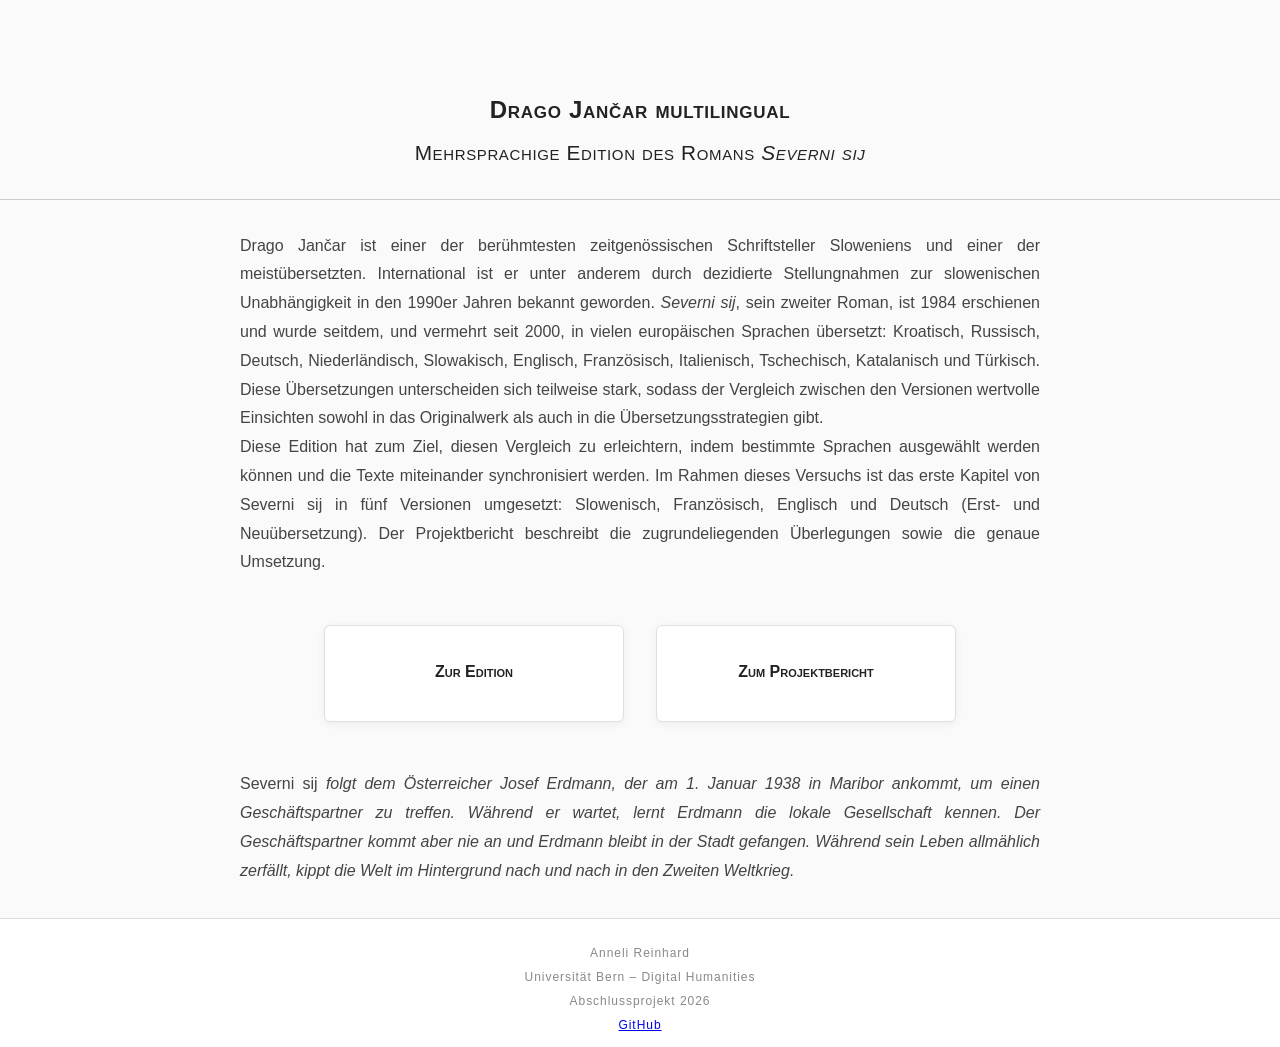
<file: index.html>
<!DOCTYPE html>
<html lang="de">

<head>
    <meta charset="UTF-8">
    <title>Drago Jančar multilingual – Willkommen</title>
    <link rel="stylesheet" href="css/home.css">
</head>

<body>

    <header>
        <h1>Drago Jančar multilingual</h1>
        <h2>Mehrsprachige Edition des Romans <em>Severni sij</em></h2>
    </header>

    <main>
        <div class="page-content">
            <p>
                Drago Jančar ist einer der berühmtesten zeitgenössischen Schriftsteller Sloweniens und einer der
                meistübersetzten. International ist er unter anderem durch dezidierte Stellungnahmen zur slowenischen
                Unabhängigkeit in den 1990er Jahren bekannt geworden. <em>Severni sij</em>, sein zweiter Roman, ist 1984
                erschienen und wurde seitdem, und vermehrt seit 2000, in vielen europäischen Sprachen
                übersetzt: Kroatisch, Russisch, Deutsch, Niederländisch, Slowakisch, Englisch, Französisch, Italienisch,
                Tschechisch, Katalanisch und Türkisch. Diese Übersetzungen unterscheiden sich teilweise stark, sodass
                der Vergleich zwischen den Versionen wertvolle Einsichten sowohl in das Originalwerk als auch in die
                Übersetzungsstrategien gibt. <br>
                Diese Edition hat zum Ziel, diesen Vergleich zu erleichtern, indem bestimmte Sprachen ausgewählt werden
                können und die Texte miteinander synchronisiert werden. Im Rahmen dieses Versuchs ist das erste Kapitel
                von Severni sij in fünf Versionen umgesetzt: Slowenisch, Französisch, Englisch und Deutsch (Erst- und
                Neuübersetzung). Der Projektbericht beschreibt die zugrundeliegenden Überlegungen sowie die genaue
                Umsetzung.
            </p>
        </div>

        <nav id="home-nav">
            <div class="nav-card">
                <h2><a href="pages/edition.html">Zur Edition</a></h2>
                <p> </p> <!-- espace pour une brève description optionnelle-->
            </div>

            <div class="nav-card">
                <h2><a href="pages/report.html">Zum Projektbericht</a></h2>
                <p> </p> <!-- espace pour une brève description optionnelle-->
            </div>
        </nav>

        <div class="page-content">
            <p>
                Severni sij <em>folgt dem Österreicher Josef Erdmann, der am 1. Januar 1938 in Maribor
                ankommt, um einen Geschäftspartner zu treffen. Während er wartet, lernt Erdmann die lokale Gesellschaft
                kennen. Der Geschäftspartner kommt aber nie an und Erdmann bleibt in der Stadt gefangen. Während sein
                Leben allmählich zerfällt, kippt die Welt im Hintergrund nach und nach in den Zweiten Weltkrieg.</em>
            </p>
    </main>

    <footer>
        <p>Anneli Reinhard</p>
        <p>Universität Bern – Digital Humanities</p>
        <p>Abschlussprojekt 2026</p>
        <a href="https://github.com/annelireinhard/abschlussprojekt-DH">GitHub</a>
    </footer>

</body>

</html>
</file>
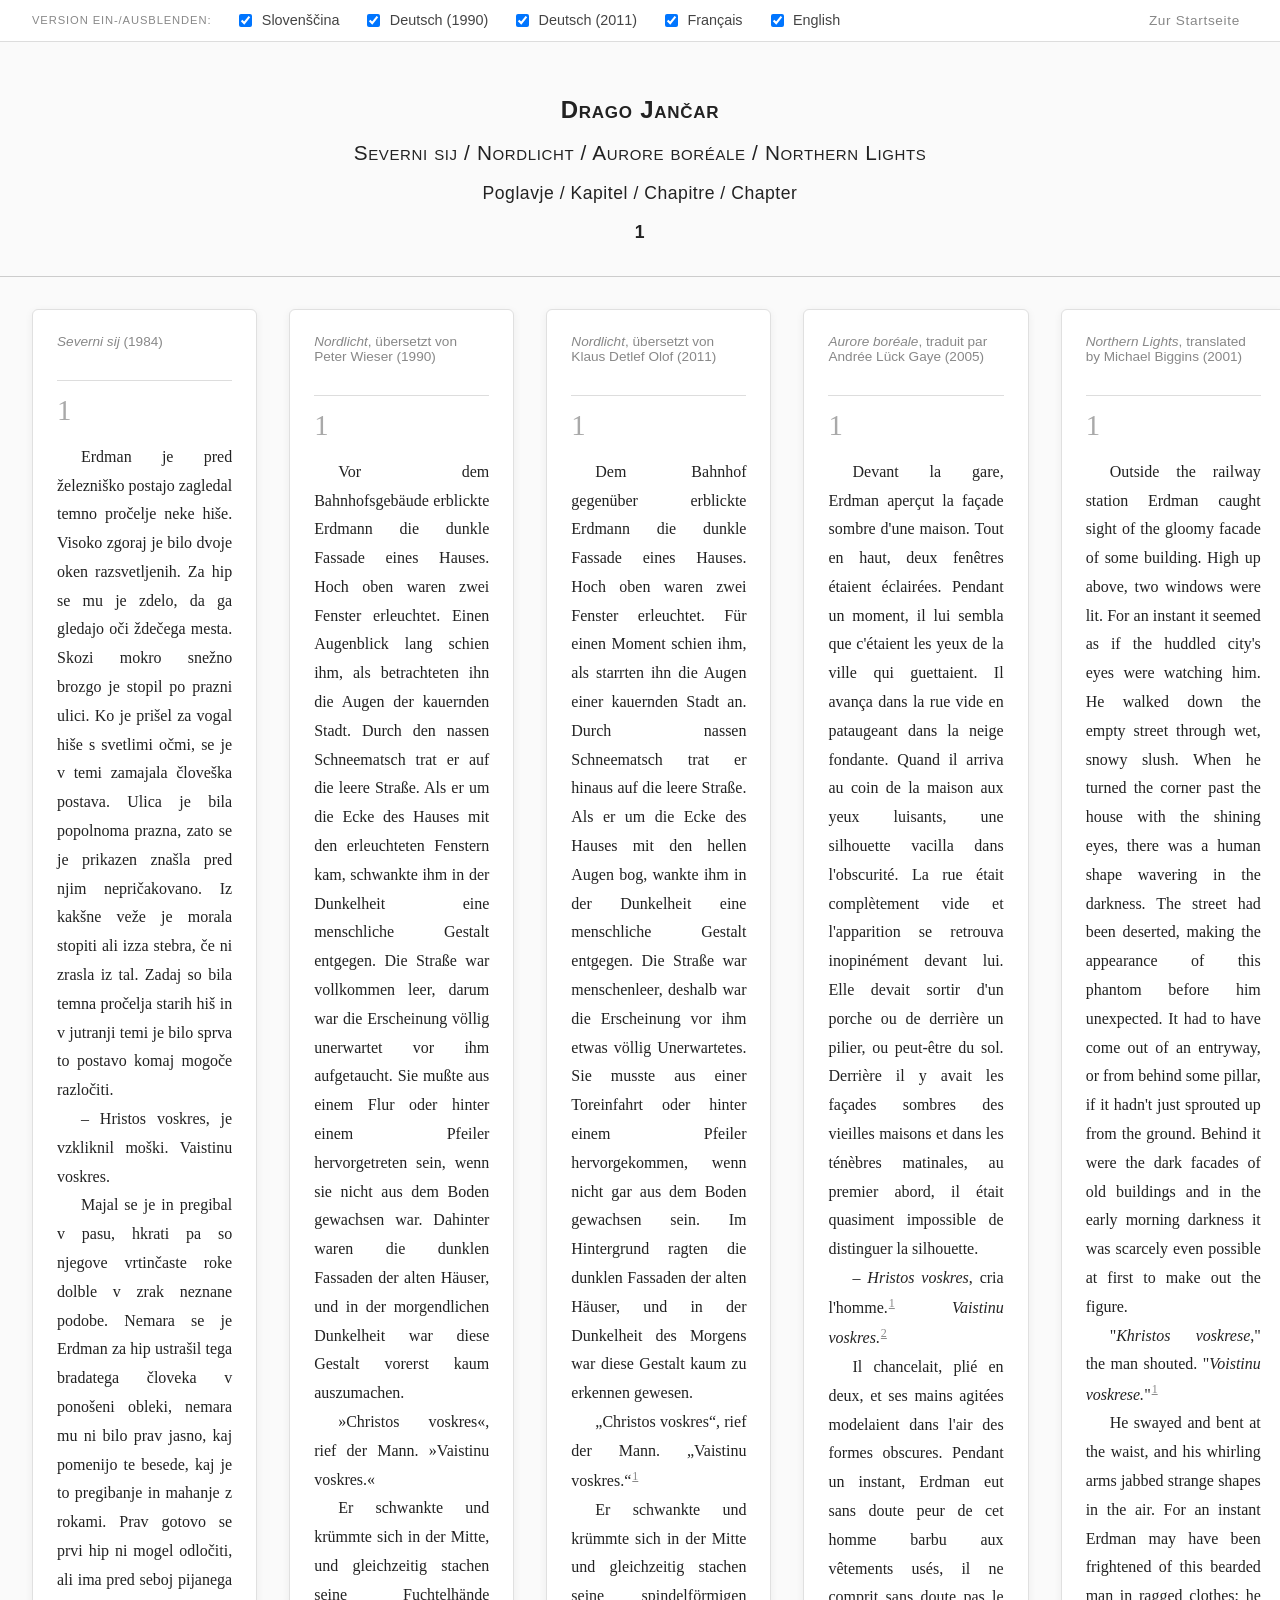
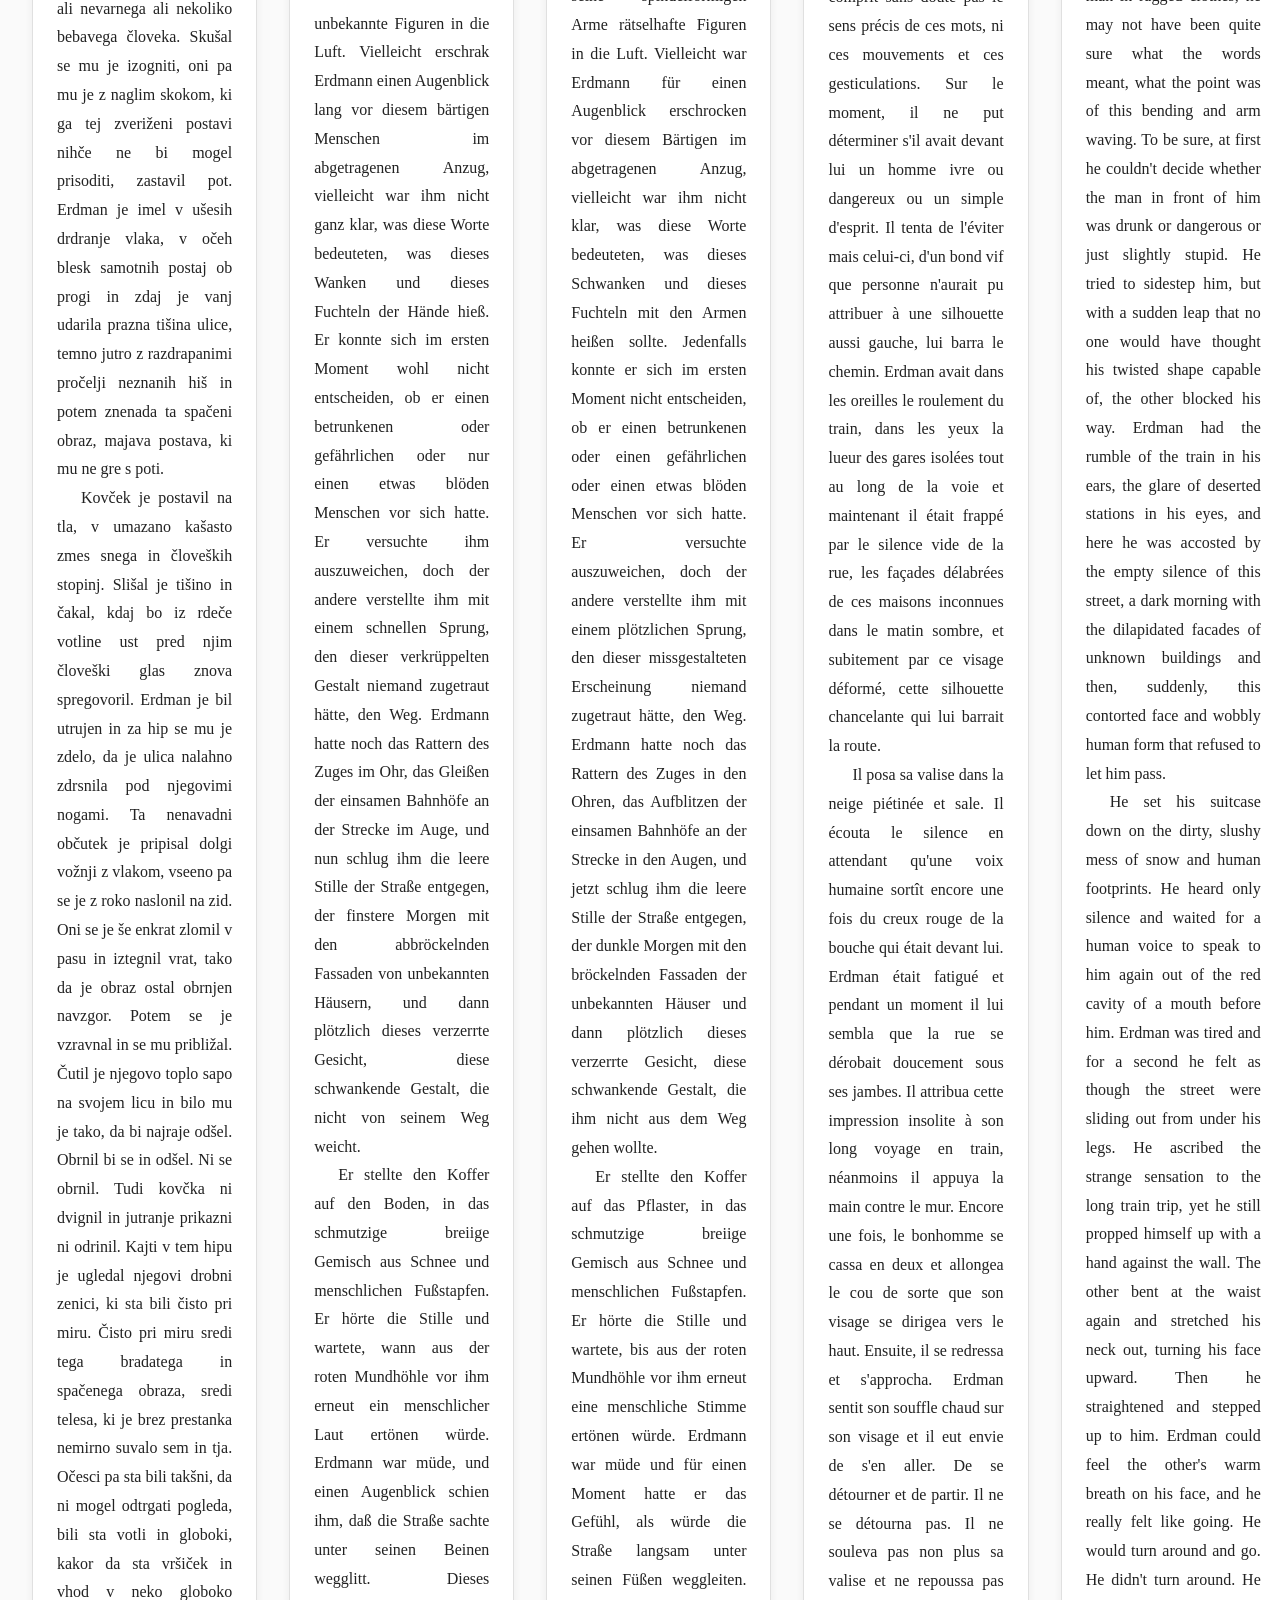
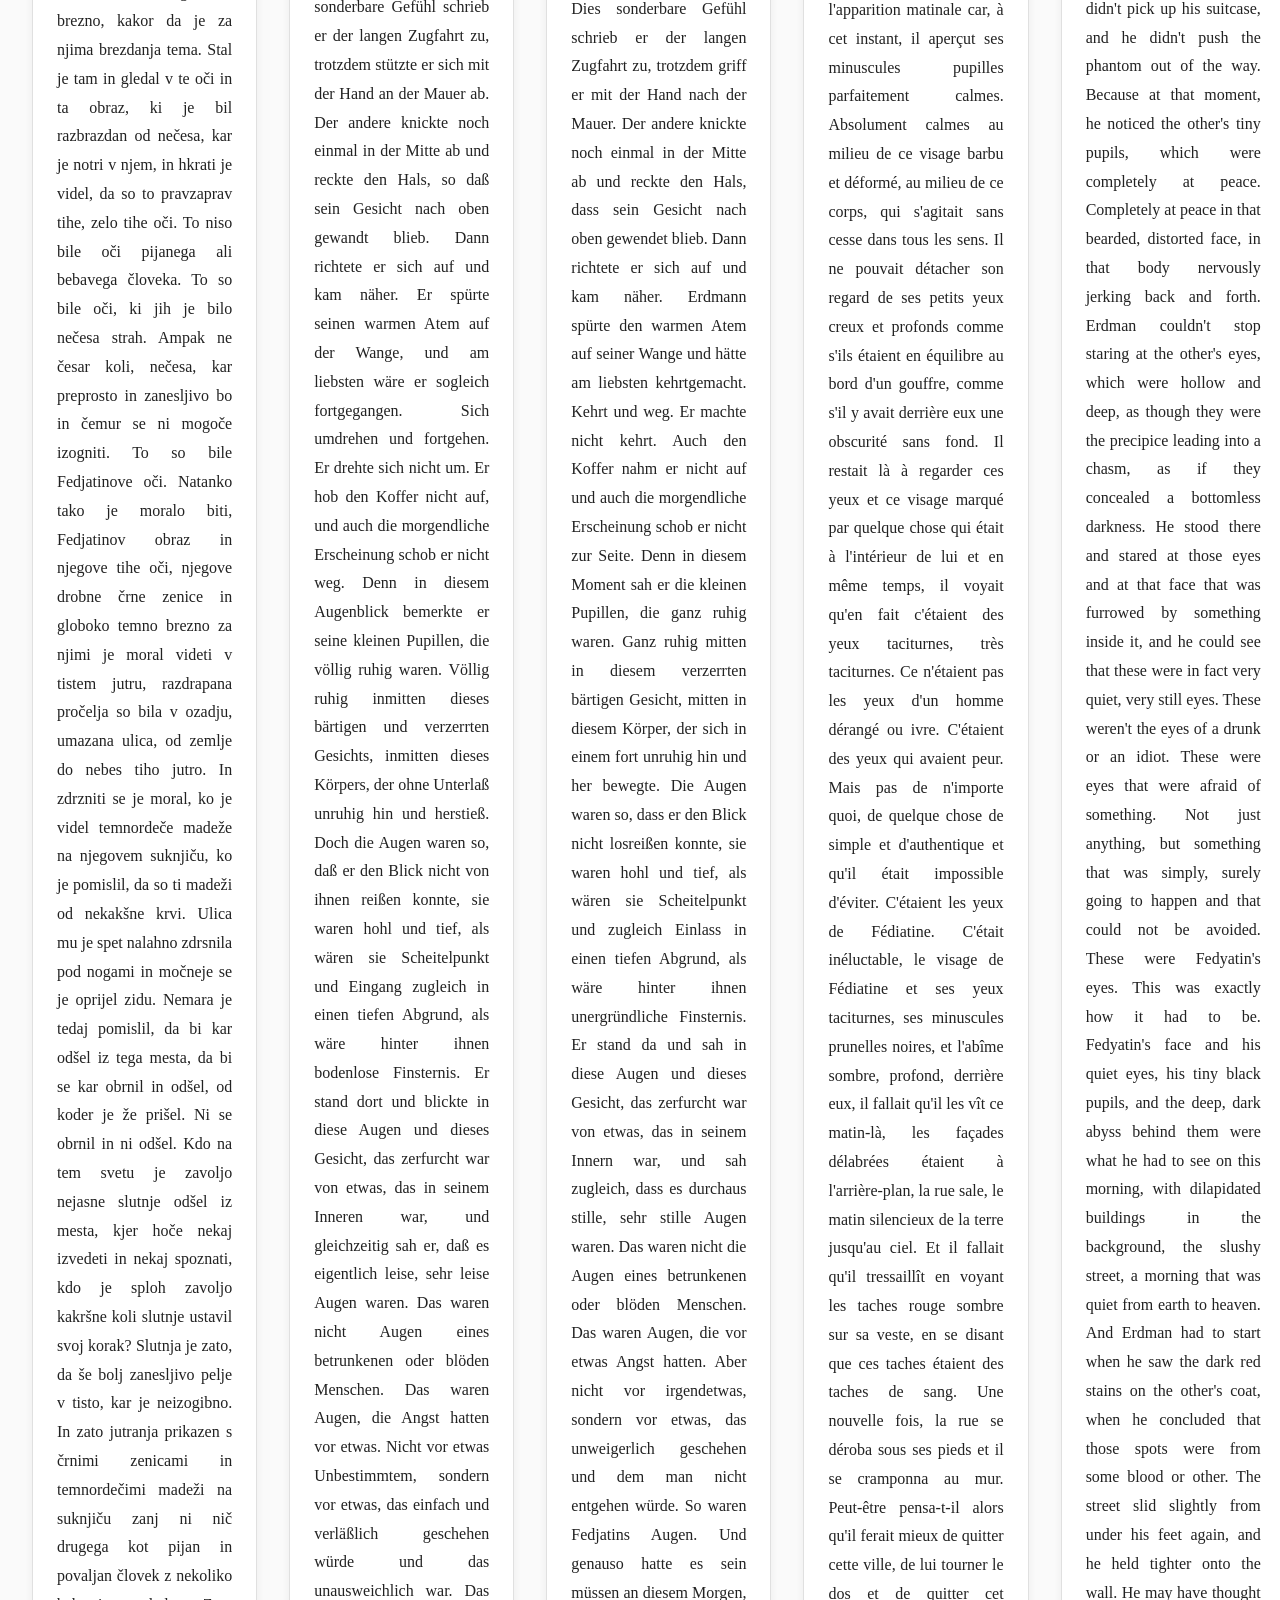
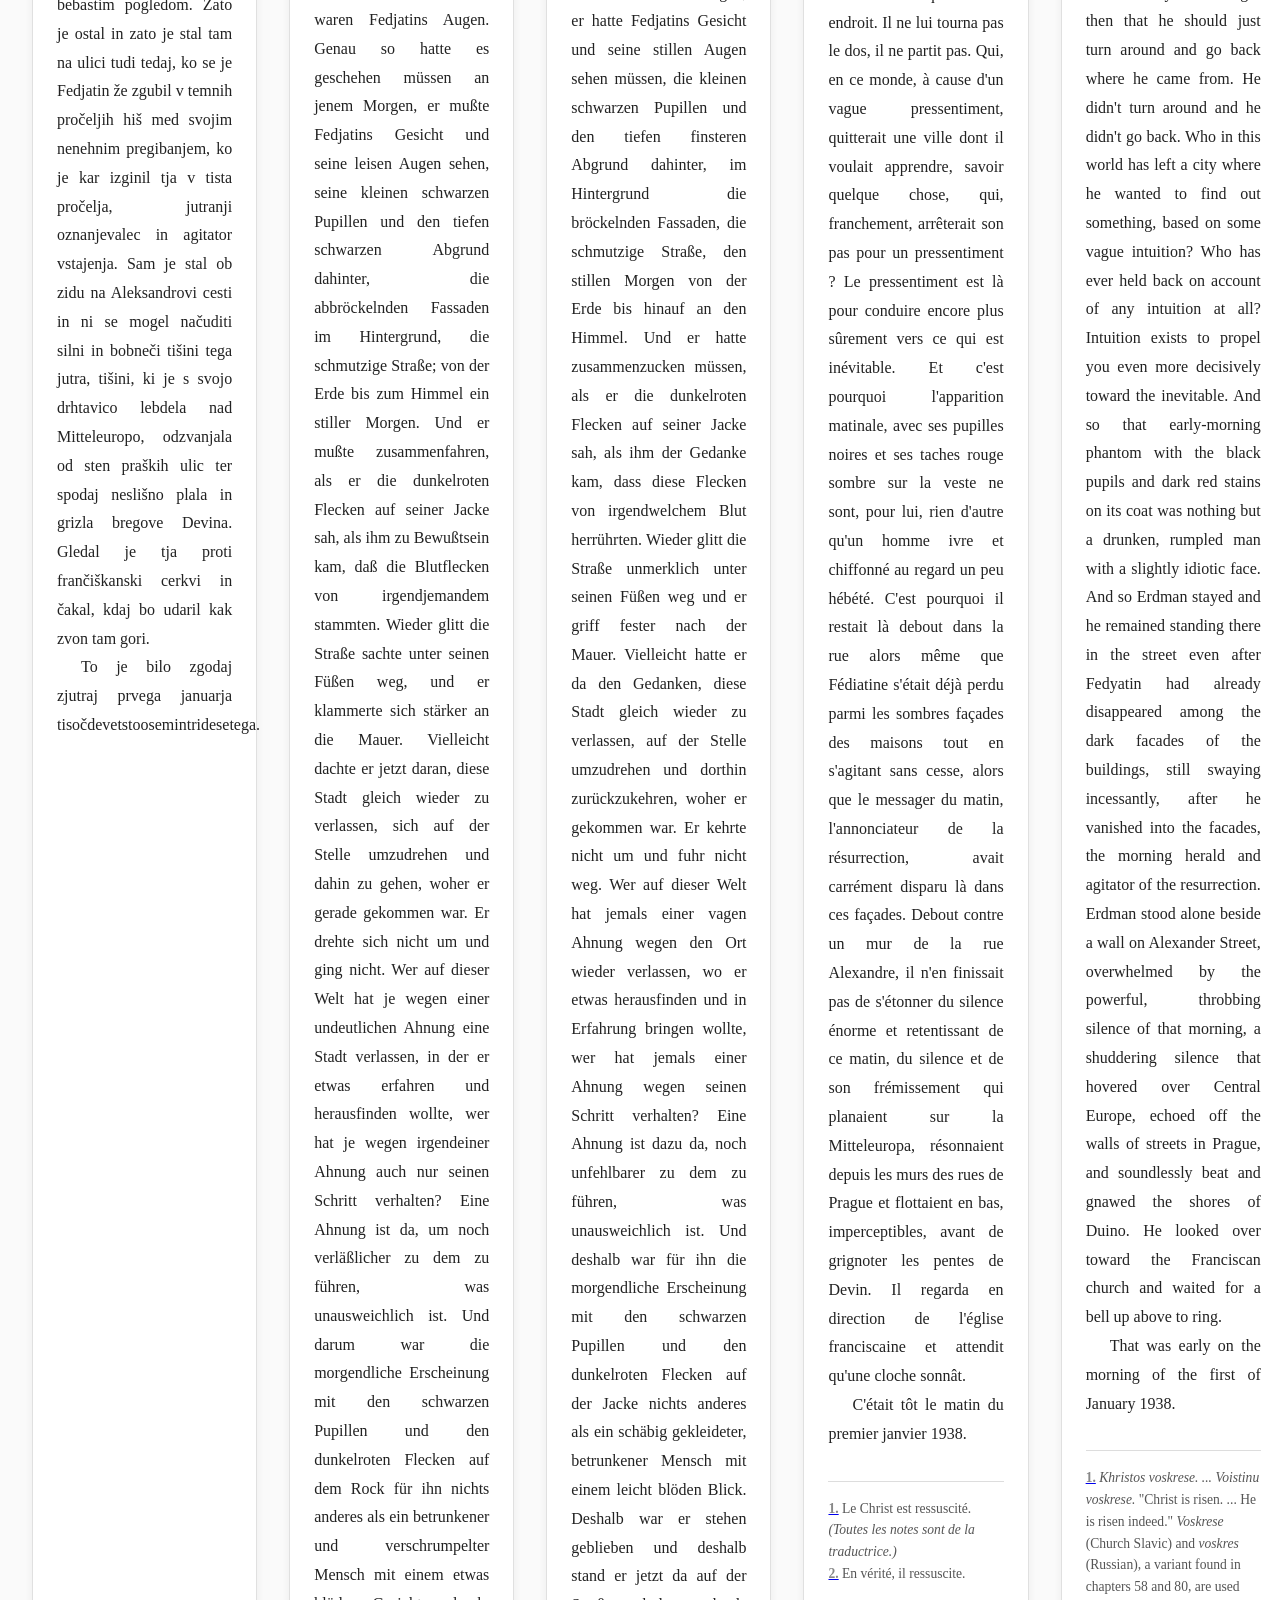
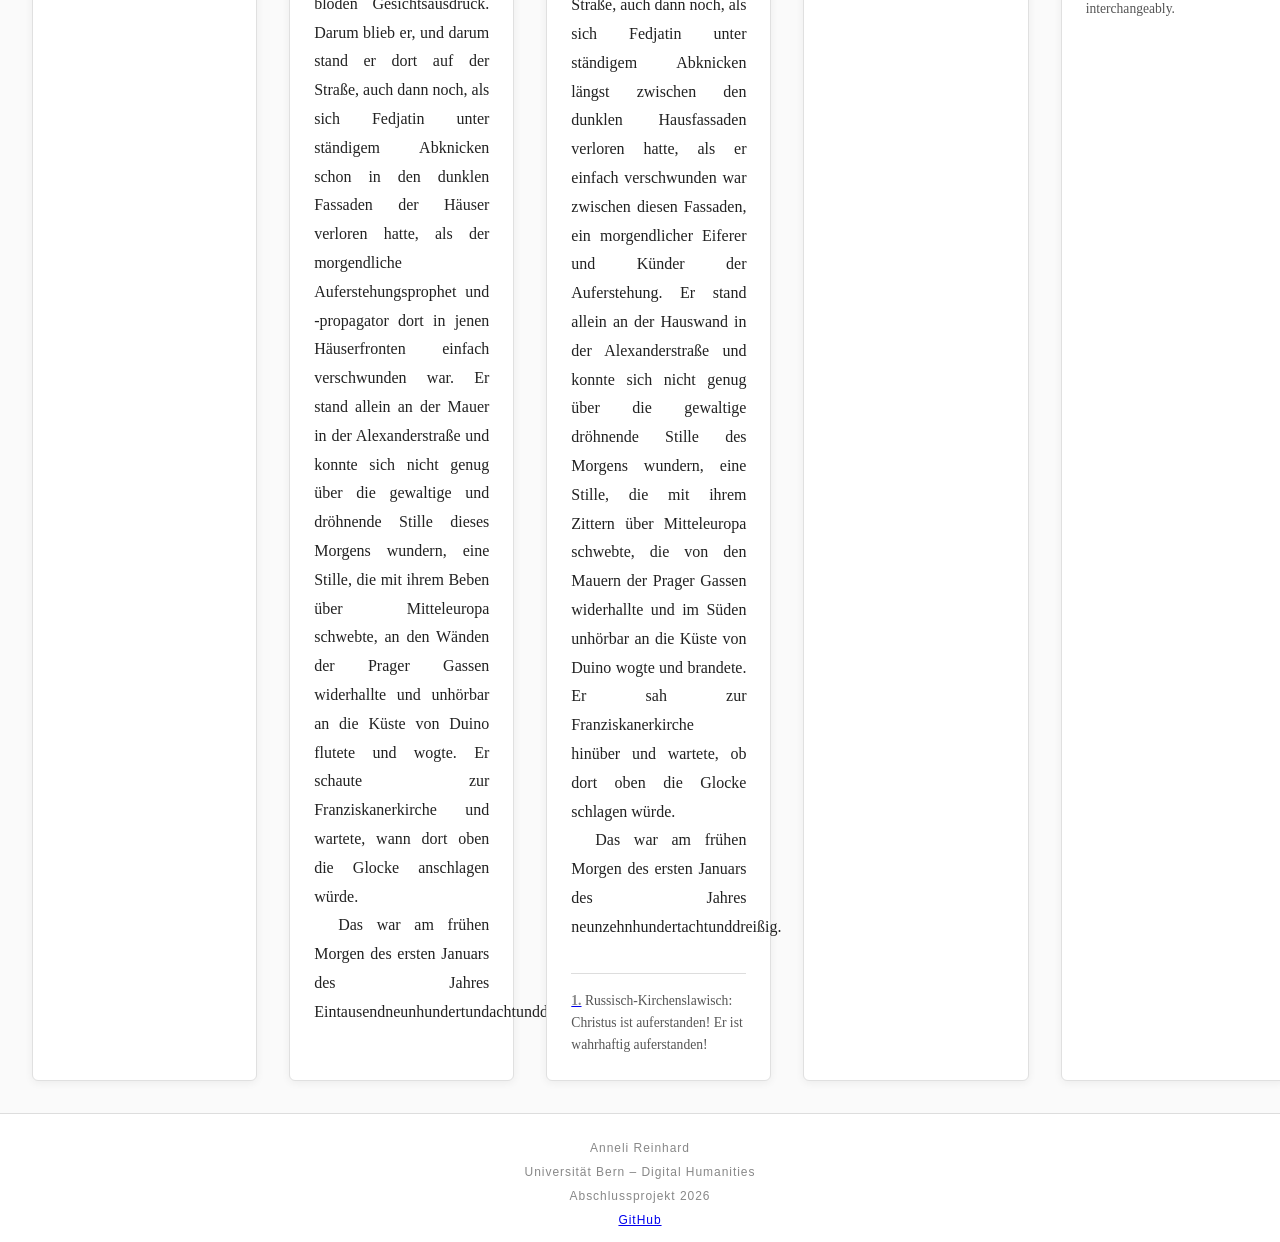
<file: pages/edition.html>
<!DOCTYPE html>
<html lang="mul">

<head> <!-- invisible (metadata) -->
    <meta charset="UTF-8"> <!-- = unicode -->
    <title>Drago Jančar multilingual – Edition</title>
    <link rel="stylesheet" href="../css/edition.css"> <!--Link to CSS file -->
</head>

<body> <!-- visible part -->

<!-- CONTROL PANEL -->

    <div id="control-panel">
        <span id="control-label">Version ein-/ausblenden:</span>
        <label>
            <input type="checkbox" id="check-sl" checked> Slovenščina
        </label>
        <label>
            <input type="checkbox" id="check-de-1990" checked> Deutsch (1990)
        </label>
        <label>
            <input type="checkbox" id="check-de-2011" checked> Deutsch (2011)
        </label>
        <label>
            <input type="checkbox" id="check-fr" checked> Français
        </label>
        <label>
            <input type="checkbox" id="check-en" checked> English
        </label>

        <a href="../index.html" class="home-btn">Zur Startseite</a>
    </div>

<!-- HEADER -->

    <header>
        <h1>Drago Jančar</h1>
        <h2>Severni sij / Nordlicht / Aurore boréale / Northern Lights</h2>
        <h3>Poglavje / Kapitel / Chapitre / Chapter</h3>
        <h3><strong>1</strong></h3>
    </header>

<!-- TEXT DISPLAY -->

    <main id="edition">

        <div class="column" id="column-sl" lang="sl">
            <div class="card-header">
                <div class="card-info"><em>Severni sij</em> (1984)</div><br>
                <hr class="card-separator">
                <div class="card-chapter">1</div>
            </div>
            <div class="text-content" id="text-sl"></div>
        </div>

        <div class="column" id="column-de-1990" lang="de">
            <div class="card-header">
                <div class="card-info"><em>Nordlicht</em>, übersetzt von Peter Wieser (1990)</div><br>
                <hr class="card-separator">
                <div class="card-chapter">1</div>
            </div>
            <div class="text-content" id="text-de-1990"></div>
        </div>

        <div class="column" id="column-de-2011" lang="de">
            <div class="card-header">
                <div class="card-info"><em>Nordlicht</em>, übersetzt von Klaus Detlef Olof (2011)</div><br>
                <hr class="card-separator">
                <div class="card-chapter">1</div>
            </div>
            <div class="text-content" id="text-de-2011"></div>
        </div>

        <div class="column" id="column-fr" lang="fr">
            <div class="card-header">
                <div class="card-info"><em>Aurore boréale</em>, traduit par Andrée Lück Gaye (2005)</div><br>
                <hr class="card-separator">
                <div class="card-chapter">1</div>
            </div>
            <div class="text-content" id="text-fr"></div>
        </div>

        <div class="column" id="column-en" lang="en">
            <div class="card-header">
                <div class="card-info"><em>Northern Lights</em>, translated by Michael Biggins (2001)</div><br>
                <hr class="card-separator">
                <div class="card-chapter">1</div>
            </div>
            <div class="text-content" id="text-en"></div>
        </div>

    </main>


    <!-- execute scripts only after html structure is built -->
    <script src="../scripts/parser.js"></script>
    <script src="../scripts/main.js"></script>

    <footer>
        <p>Anneli Reinhard</p>
        <p>Universität Bern – Digital Humanities</p>
        <p>Abschlussprojekt 2026</p>
        <a href="https://github.com/annelireinhard/abschlussprojekt-DH">GitHub</a>
    </footer>

</body>

</html>
</file>
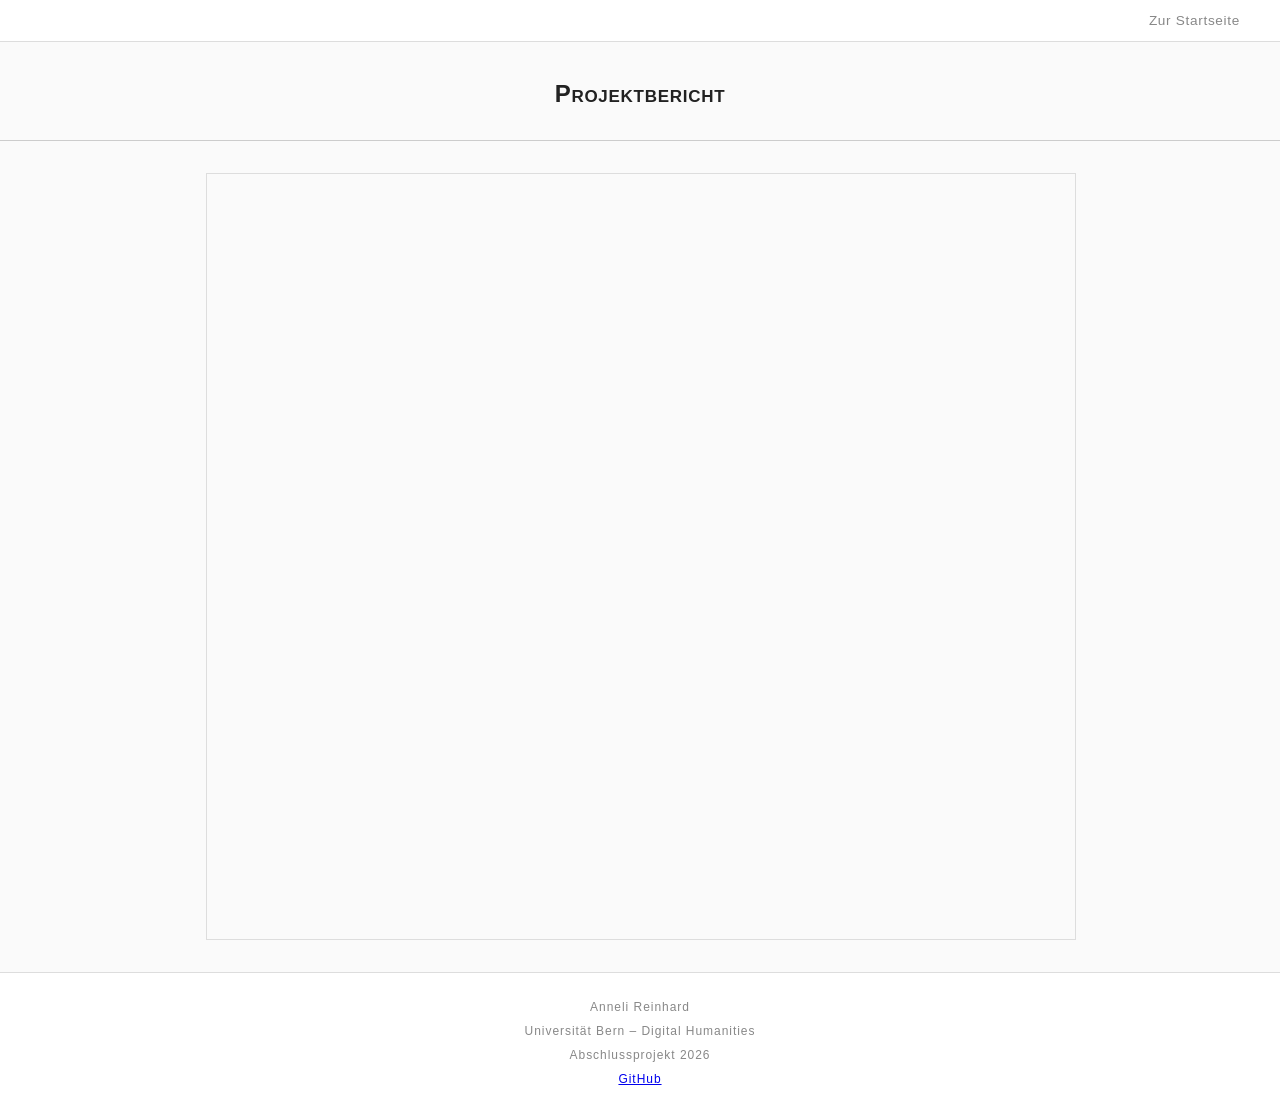
<file: pages/report.html>
<!DOCTYPE html>
<html lang="de">

<head>
    <meta charset="UTF-8">
    <title>Drago Jančar multilingual – Projektbericht</title>
    <link rel="stylesheet" href="../css/report.css">
</head>

<body>

    <!-- CONTROL PANEL -->

    <div id="control-panel">
        <a href="../index.html" class="home-btn">Zur Startseite</a>
    </div>
    <div id="page-container"></div>

    <header>
        <h1>Projektbericht</h1>
    </header>

    <main>
        <div id="pdf-container">
            <iframe src="../documents/2026-07-26_Reinhard_Anneli_Abschlussprojekt.pdf" type="application/pdf"
                title="Drago Jančar multilingual. Zum Potenzial digitaler Editionen für den Vergleich von Übersetzungen">
            </iframe>
            <p class="pdf-fallback">
                Der Bericht kann nicht direkt angezeigt werden.
                <a href="../documents/2026-07-26_Reinhard_Anneli_Abschlussprojekt.pdf" download>PDF herunterladen</a>
            </p>
        </div>
    </main>


    <footer>
        <p>Anneli Reinhard</p>
        <p>Universität Bern – Digital Humanities</p>
        <p>Abschlussprojekt 2026</p>
        <a href="https://github.com/annelireinhard/abschlussprojekt-DH">GitHub</a>
    </footer>

</body>

</html>
</file>
<file: css/home.css>
/* ========== GENERAL ========== */

body {
    margin: 0;
    padding: 0;
    font-family: Arial, Helvetica, sans-serif;
    font-size: 16px;
    color: #222;
    background-color: #fafafa;
    min-height: 100vh;
    display: flex;
    flex-direction: column;
    text-align: justify;
}

main {
  flex: 1;
}

header {
    text-align: center;
    padding: 2rem 1rem 1rem;
    margin-top: 3rem;
    border-bottom: 1px solid #ccc;
}

header h1 {
    font-size: 1.5rem;
    font-weight: bold;
    font-variant: small-caps;
    letter-spacing: 0.03em;
}

header h2 {
    font-size: 1.3rem;
    font-weight: normal;
    font-variant: small-caps;
    letter-spacing: 0.03em;
}

.page-content {
  max-width: 800px;
  margin: 2rem auto;
  padding: 0 1rem;
  line-height: 1.8;
  color: #444;
}

/* ========== NAVIGATION ========== */

#home-nav {
  display: flex;
  flex-direction: row;
  justify-content: center;
  gap: 2rem;
  margin: 3rem 2rem;
}

.nav-card {
  width: 250px;
  padding: 1.5rem;
  background-color: #ffffff;
  border: 1px solid #e0e0e0;
  border-radius: 6px;
  box-shadow: 0 2px 8px rgba(0, 0, 0, 0.06);
}

.nav-card h2 {
  font-size: 1rem;
  font-weight: bold;
  font-variant: small-caps;
  text-align: center;
}

.nav-card a {
  text-decoration: none;
  color: #222;
}

.nav-card a:hover {
  text-decoration: underline;
}

/* ========== FOOTER  ========== */

footer {
  background-color: #ffffff;
  text-align: center;
  font-size: 0.75rem;
  color: #888;
  font-family: Arial, Helvetica, sans-serif;
  letter-spacing: 0.08em;
  line-height: 1;
  border-top: 1px solid #ddd;
  padding: 1rem 2rem;
}
</file>
<file: css/edition.css>
/* ========== GENERAL ========== */

body {
    margin: 0;
    padding: 0;
    font-family: Georgia, serif;
    font-size: 16px;
    color: #222;
    background-color: #fafafa;
    min-height: 100vh;
    display: flex;
    flex-direction: column;
}

main {
  flex: 1;
}

header {
    text-align: center;
    padding: 2rem 1rem 1rem;
    margin-top: 3rem;
    border-bottom: 1px solid #ccc;
    font-family: Arial, Helvetica, sans-serif;

}

header h1 {
    font-size: 1.5rem;
    font-weight: bold;
    font-variant: small-caps;
    letter-spacing: 0.03em;
}

header h2 {
    font-size: 1.3rem;
    font-weight: normal;
    font-variant: small-caps;
    letter-spacing: 0.03em;
}

header h3 {
    font-size: 1.1rem;
    font-weight: normal;
    letter-spacing: 0.03em;
}

.paragraph {
    text-align: justify;
    text-indent: 1.5em;

}

.segment {
    display: inline;
    line-height: 1.8;
    hyphens: auto;
}

/* ========== CONTROL PANEL ========== */

#control-panel {
  position: fixed;
  top: 0;
  left: 0;
  right: 0;
  z-index: 100;
  background-color: #ffffff;
  border-bottom: 1px solid #ddd;
  padding: 0.6rem 2rem;
  display: flex;
  flex-direction: row;
  align-items: center;
  gap: 1.5rem;
}

#control-label {
  font-size: 0.7rem;
  color: #888;
  text-transform: uppercase;
  font-family: Arial, Helvetica, sans-serif;
  letter-spacing: 0.08em;
}

#control-panel label {
  font-size: 0.9rem;
  color: #444;
  cursor: pointer;
  display: flex;
  align-items: center;
  font-family: Arial, Helvetica, sans-serif;
  gap: 0.4rem;
}

.home-btn {
  margin-left: auto;
  text-decoration: none;
  font-family: Arial, Helvetica, sans-serif;
  color: #888;
  font-size: 0.85rem;
  letter-spacing: 0.05em;
  padding: 0.2rem 0.5rem;
  border-radius: 4px;
}

.home-btn:hover {
  background-color: #f0f0f0;
  color: #444;
}

/* ========== COLUMN LAYOUT (INCL: CARDS) ========== */

#edition {
    display: flex;
    flex-direction: row;
    gap: 2rem;
    padding: 2rem;
    max-width: 1400px;
    justify-content: center;
    margin: 0 auto;
}

.column {
    flex: 1;
    min-width: 0;
    max-width: 900px;
    background-color: #ffffff;
    border: 1px solid #e0e0e0;
    border-radius: 6px;
    box-shadow: 0 2px 8px rgba(0, 0, 0, 0.06);
    padding: 1.5rem;
}

.column h2 {
    font-size: 0.95rem;
    text-transform: uppercase;
    letter-spacing: 0.1em;
    color: #888;
    margin-bottom: 1.5rem;
    padding-bottom: 0.5rem;
    border-bottom: 1px solid #ddd;
}

.column.hidden {
  display: none;
}

.card-header {
  display: flex;
  flex-direction: column;
  align-items: left;
  justify-content: space-between;
  margin-bottom: 1rem;
}

.card-info {
  font-size: 0.85rem;
  color: #888;
  font-family: Arial, Helvetica, sans-serif;
}

.card-separator {
  border: none;
  border-top: 1px solid #ddd;
  margin: 0.8rem 0;
}

.card-chapter {
  font-size: 1.8rem;
  font-weight: normal;
  color: #A9A9A9;
}


/* ========== SYNCHRONISATION / HIGHLIGHTS ========== */

.segment.highlight {
  background-color: #ffe599;
  border-radius: 3px;
  cursor: pointer;
}

.segment:hover {
  background-color: #f0f0f0;
  border-radius: 3px;
  cursor: pointer;
}

/* ========== FOOTNOTES  ========== */

.notes-section {
  margin-top: 2rem;
}

.notes-section hr {
  border: none;
  border-top: 1px solid #ddd;
  margin-bottom: 1rem;
}

.footnote {
  font-size: 0.85rem;
  color: #555;
  line-height: 1.6;
  margin-bottom: 0.5rem;
}

.note-number {
  font-weight: bolder;
  color: #888;

}

.note-call {
  font-size: 0.75rem;
  vertical-align: super;
  color: #888;
  margin-left: 1px;
  cursor: default;
  scroll-margin-top: 6rem;
}

.a {
  color: #888;
}

/* ========== FOOTER  ========== */

footer {
  background-color: #ffffff;
  text-align: center;
  font-size: 0.75rem;
  color: #888;
  font-family: Arial, Helvetica, sans-serif;
  letter-spacing: 0.08em;
  line-height: 1;
  border-top: 1px solid #ddd;
  padding: 1rem 2rem;
}
</file>
<file: css/report.css>
/* ========== GENERAL ========== */

body {
    margin: 0;
    padding: 0;
    font-family: Arial, Helvetica, sans-serif;
    font-size: 16px;
    color: #222;
    background-color: #fafafa;
    min-height: 100vh;
    display: flex;
    flex-direction: column;
}

main {
  flex: 1;
}

header {
    text-align: center;
    padding: 2rem 1rem 1rem;
    margin-top: 2rem;
    border-bottom: 1px solid #ccc;
}

header h1 {
    font-size: 1.5rem;
    font-weight: bold;
    font-variant: small-caps;
    letter-spacing: 0.03em;
}

header h2 {
    font-size: 1.3rem;
    font-weight: normal;
    font-variant: small-caps;
    letter-spacing: 0.03em;
}

.paragraph {
   /* ========== margin-bottom: 1 rem;========== */
    text-align: justify;
    text-indent: 1.5em;

}

.segment {
    display: inline;
    line-height: 1.8;
    hyphens: auto;
}

/* ========== CONTROL PANEL ========== */

#control-panel {
  position: fixed;
  top: 0;
  left: 0;
  right: 0;
  z-index: 100;
  background-color: #ffffff;
  border-bottom: 1px solid #ddd;
  padding: 0.6rem 2rem;
  display: flex;
  flex-direction: row;
  align-items: center;
  gap: 1.5rem;
}

.home-btn {
  margin-left: auto;
  text-decoration: none;
  color: #888;
  font-size: 0.85rem;
  letter-spacing: 0.05em;
  padding: 0.2rem 0.5rem;
  border-radius: 4px;
}

.home-btn:hover {
  background-color: #f0f0f0;
  color: #444;
}


/* ========== FOOTNOTES ========== */

.notes-section {
  margin-top: 2rem;
}

.notes-section hr {
  border: none;
  border-top: 1px solid #ddd;
  margin-bottom: 1rem;
}

.footnote {
  font-size: 0.85rem;
  color: #555;
  line-height: 1.6;
  margin-bottom: 0.5rem;
}

.note-number {
  font-weight: bold;
}

.note-call {
  font-size: 0.75rem;
  vertical-align: super;
  color: #888;
  margin-left: 1px;
  cursor: default;
} 

/* ========== PDF VIEWER ========== */

#pdf-container {
    width: 100%;
    max-width: 900px;
    margin: 2rem auto;
    padding: 0 1rem;
    box-sizing: border-box;
}

#pdf-container iframe {
    width: 100%;
    height: 85vh;
    border: 1px solid #ddd;
    display: block;
}

.pdf-fallback {
    display: none;
    text-align: center;
    font-size: 0.9rem;
    color: #888;
    margin-top: 1rem;
}

/* ========== FOOTER  ========== */

footer {
  background-color: #ffffff;
  text-align: center;
  font-size: 0.75rem;
  color: #888;
  font-family: Arial, Helvetica, sans-serif;
  letter-spacing: 0.08em;
  line-height: 1;
  border-top: 1px solid #ddd;
  padding: 1rem 1rem;
}
</file>
